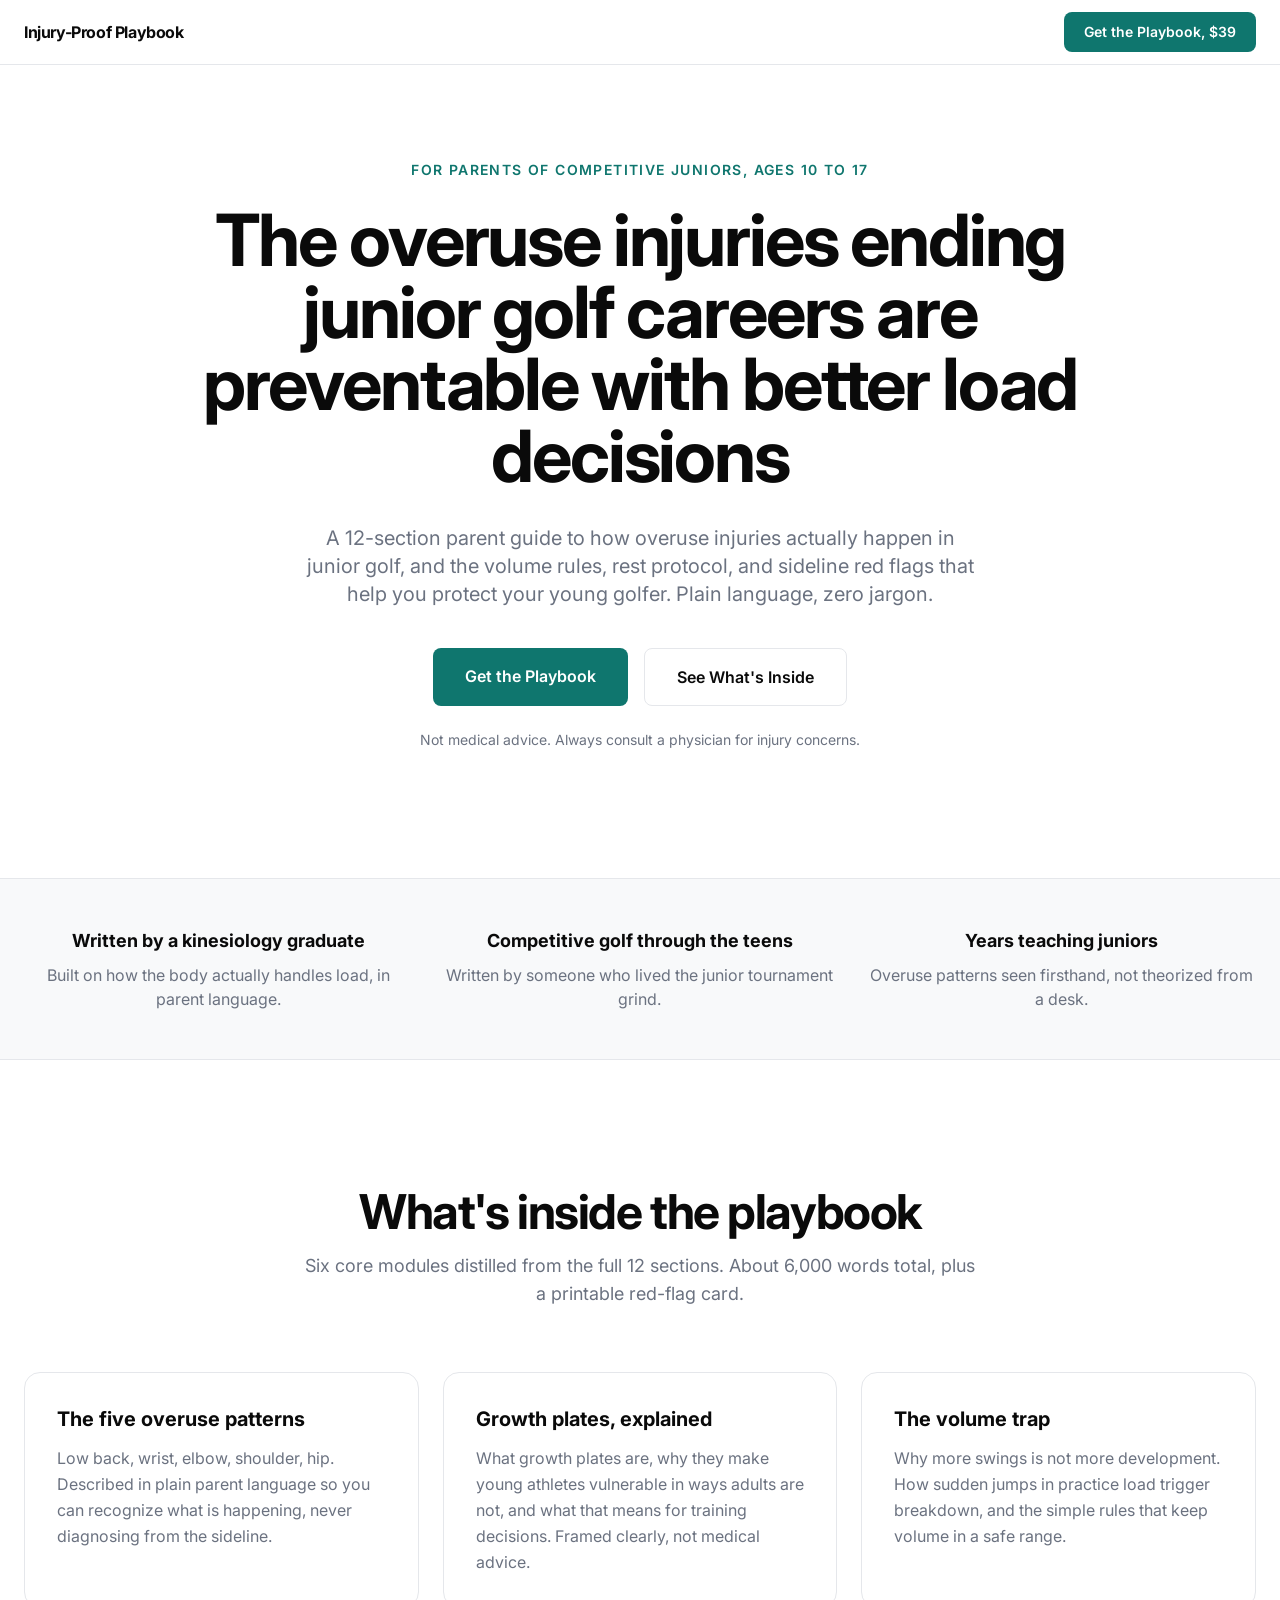
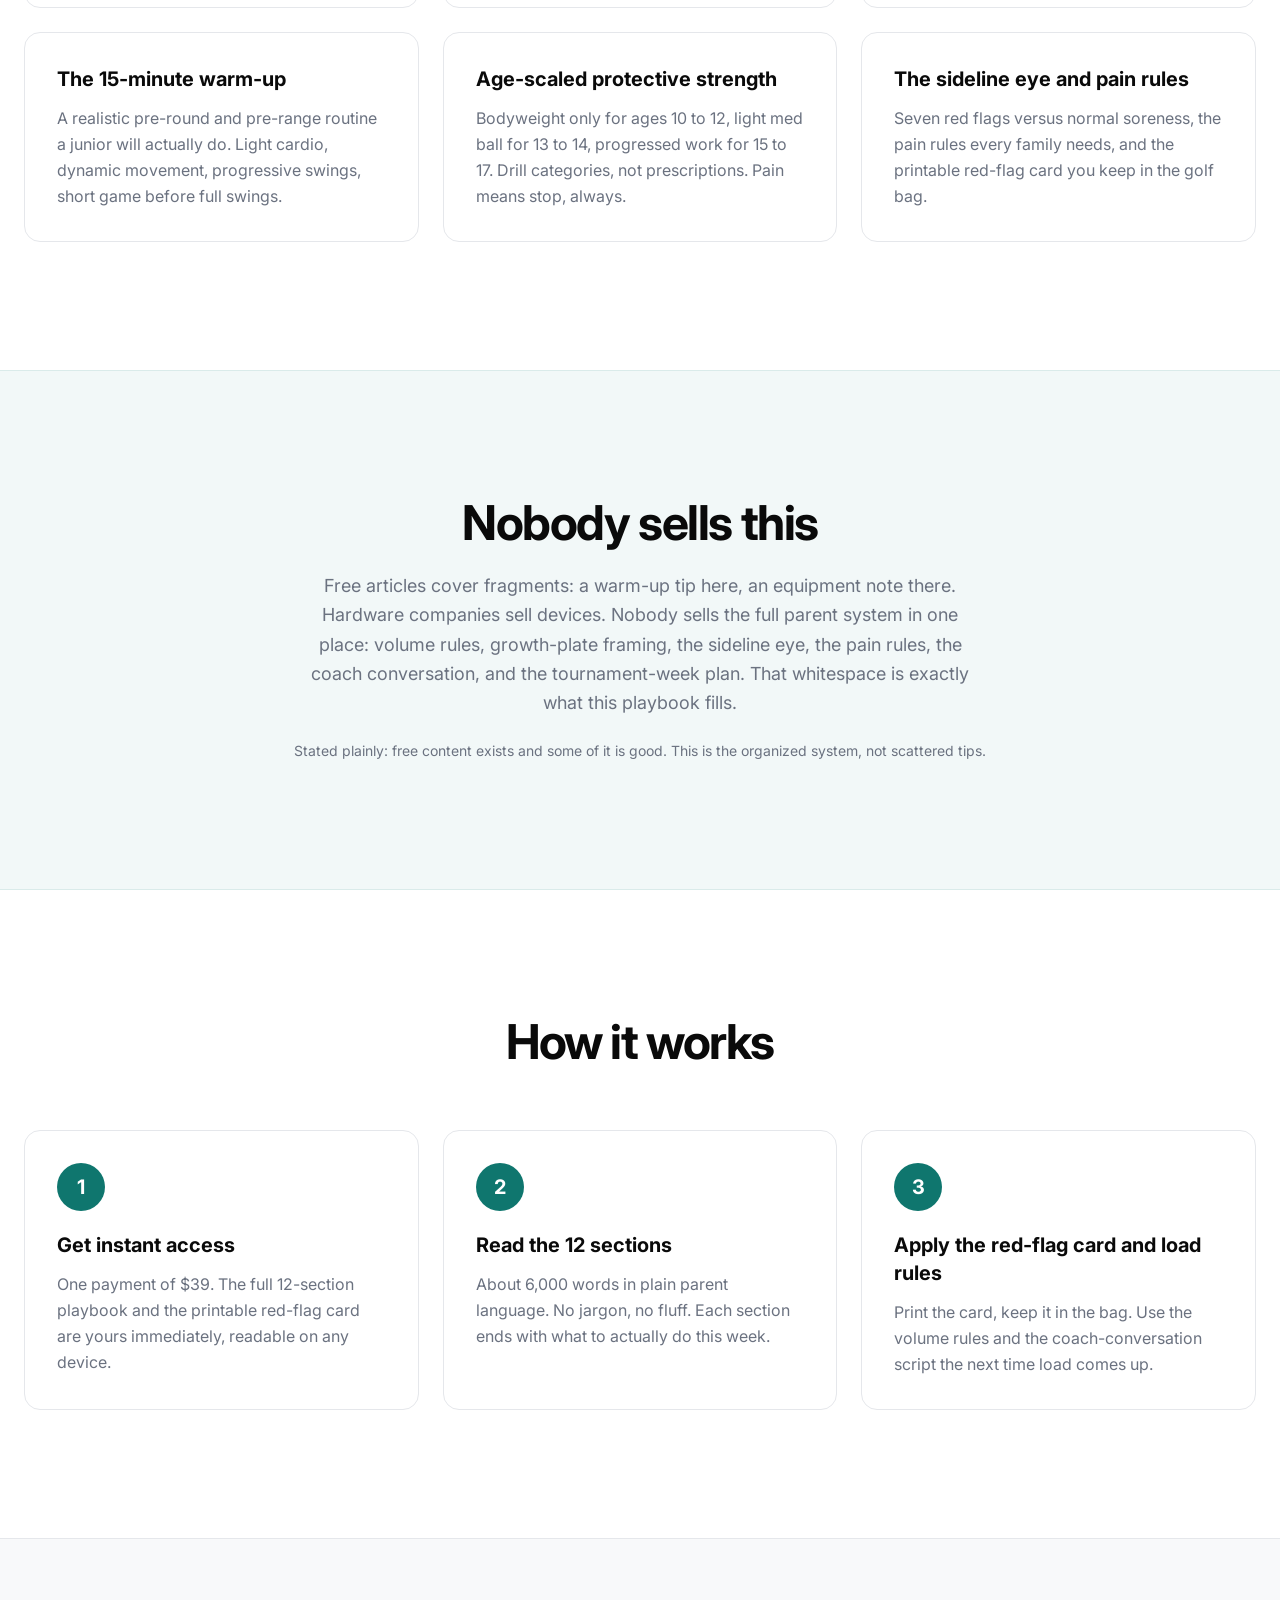
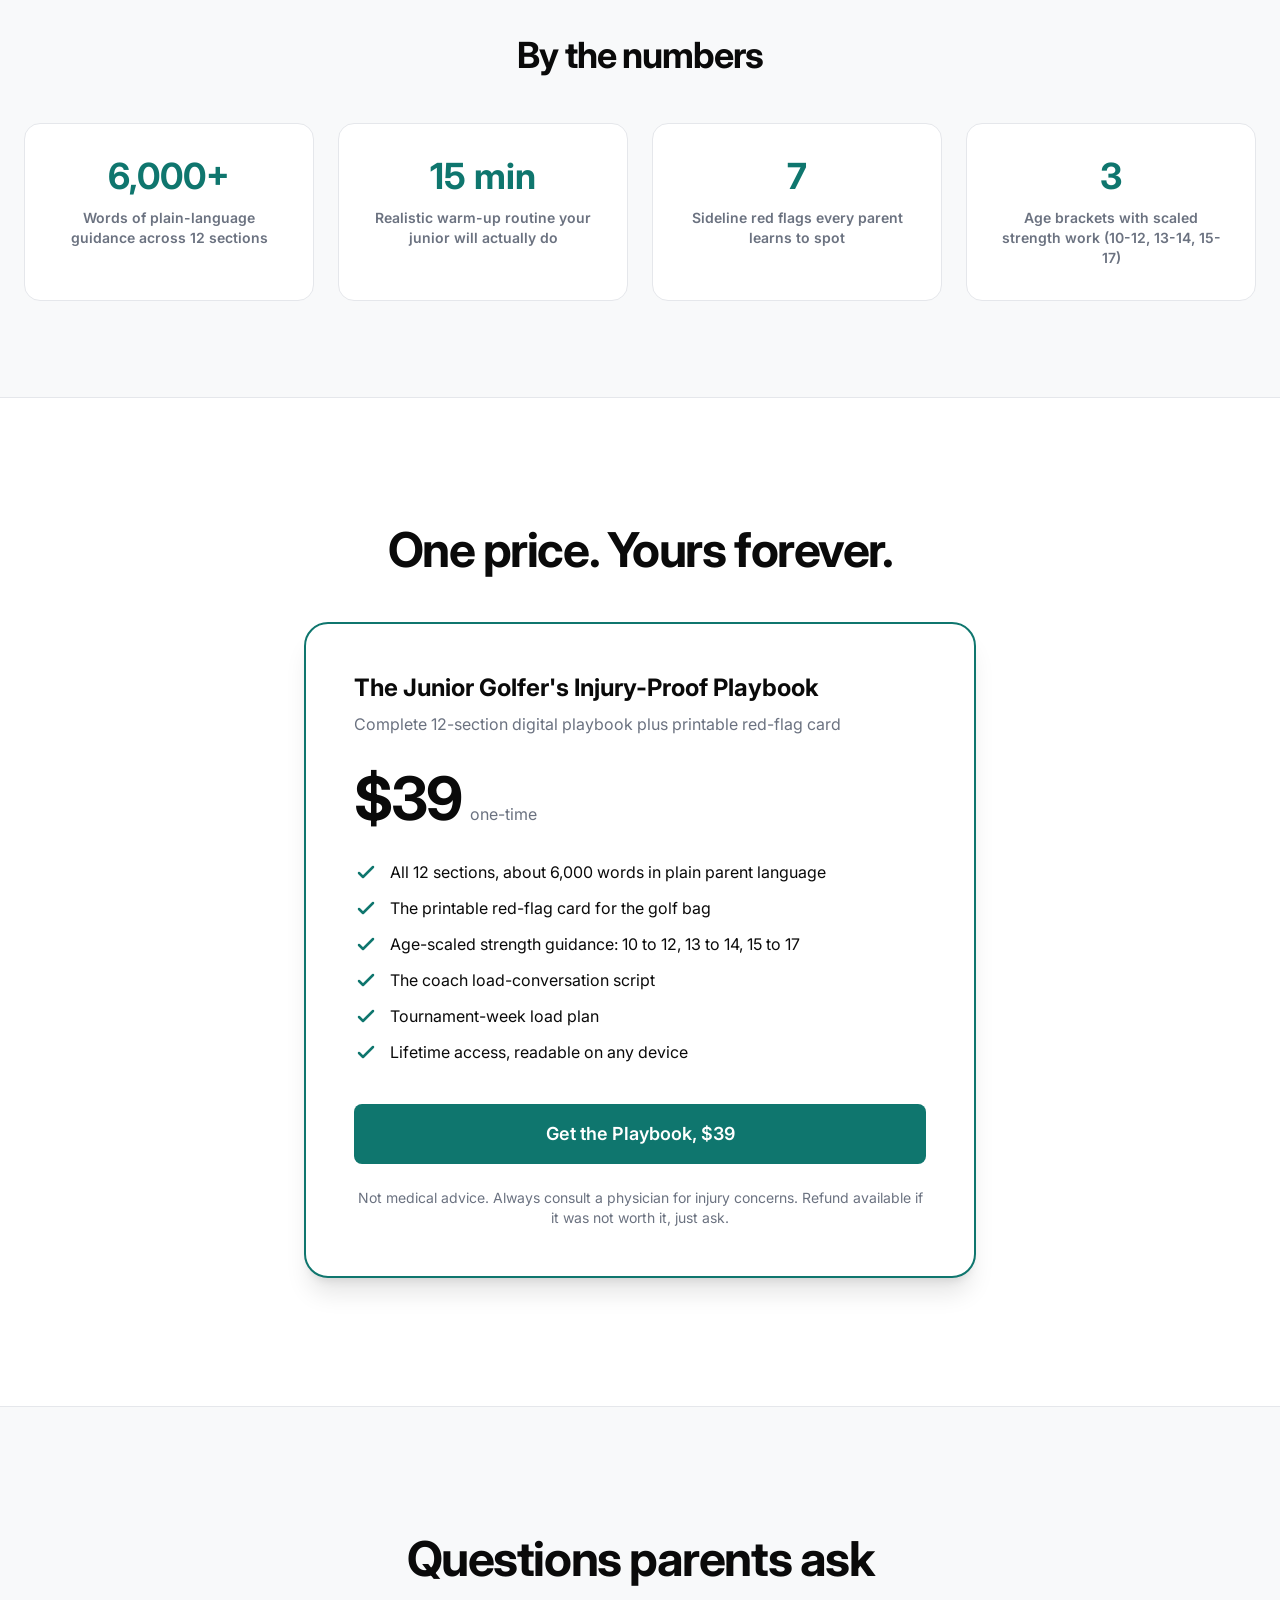
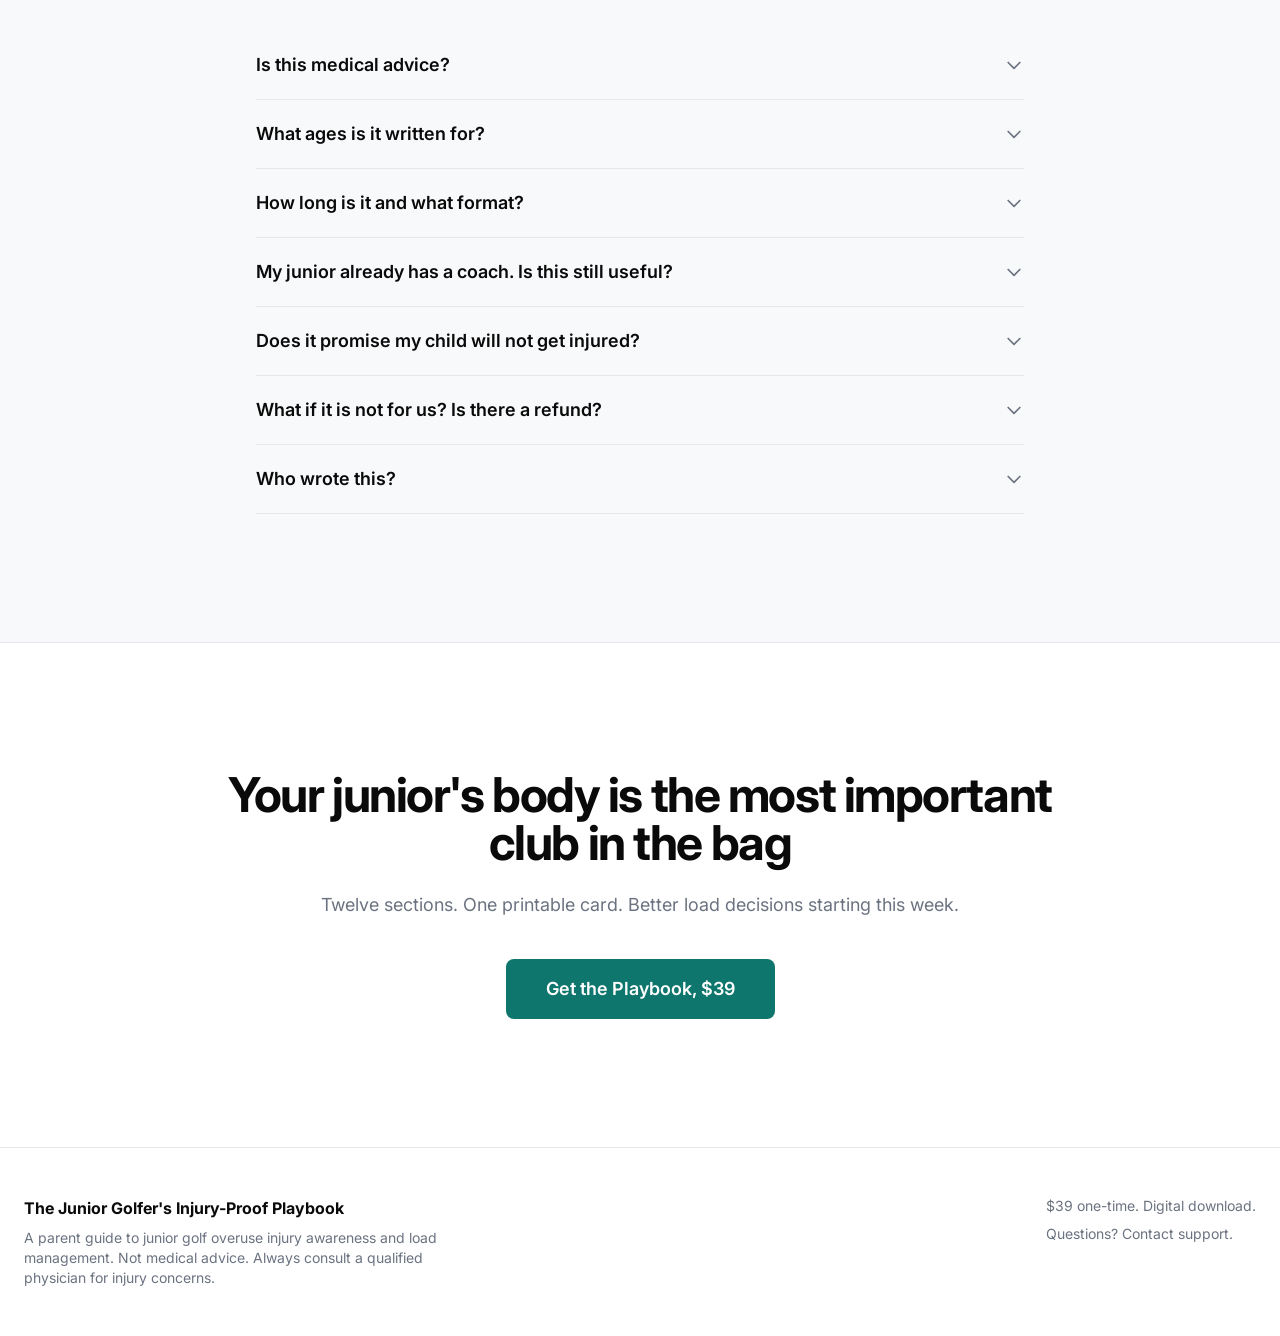
<file: index.html>
<!DOCTYPE html><html lang="en"><head><meta charSet="utf-8"/><meta name="viewport" content="width=device-width, initial-scale=1"/><link rel="stylesheet" href="/_next/static/chunks/0-ojaxsbapj45.css" data-precedence="next"/><link rel="preload" as="script" fetchPriority="low" href="/_next/static/chunks/3cfn99dbrcvvp.js"/><script src="/_next/static/chunks/0l3rpo0x920f2.js" async=""></script><script src="/_next/static/chunks/3dmm3v_fq28gc.js" async=""></script><script src="/_next/static/chunks/turbopack-3-ry682tkyiqk.js" async=""></script><script src="/_next/static/chunks/0umf92h1sb77c.js" async=""></script><script src="/_next/static/chunks/43jx46aqoof-y.js" async=""></script><link rel="preload" href="https://fonts.googleapis.com/css2?family=Inter:wght@400;500;600;700;800&amp;display=swap" as="style"/><title>The Junior Golfer&#x27;s Injury-Proof Playbook | Protect Young Golfers From Overuse Injury</title><meta name="description" content="A 12-section parent guide to junior golf overuse injury: growth plates, the volume trap, warm-ups, age-scaled strength, sideline red flags, and the coach conversation. $39 one-time."/><link rel="preconnect" href="https://fonts.googleapis.com"/><link rel="preconnect" href="https://fonts.gstatic.com" crossorigin="anonymous"/><link href="https://fonts.googleapis.com/css2?family=Inter:wght@400;500;600;700;800&amp;display=swap" rel="stylesheet"/><script src="/_next/static/chunks/0cz1d0mv5g_q7.js" noModule=""></script></head><body class="bg-white text-carbon"><div hidden=""><!--$--><!--/$--></div><header class="fixed top-0 inset-x-0 z-50 border-b border-hairline bg-white/80" style="backdrop-filter:blur(12px);-webkit-backdrop-filter:blur(12px)"><div class="mx-auto max-w-7xl px-6 h-16 flex items-center justify-between"><span class="font-bold text-carbon tracking-tight">Injury-Proof Playbook</span><a href="#pricing" class="rounded-lg bg-brand px-5 py-2.5 text-sm font-semibold text-white hover:bg-branddark transition-colors">Get the Playbook, $39</a></div></header><section class="pt-40 pb-32 px-6"><div class="mx-auto max-w-4xl text-center"><p class="reveal text-sm font-semibold uppercase tracking-widest text-brand mb-6">For parents of competitive juniors, ages 10 to 17</p><h1 class="reveal text-carbon font-bold tracking-[-0.03em] leading-[1.05] text-5xl md:text-7xl" data-delay="100">The overuse injuries ending junior golf careers are preventable with better load decisions</h1><p class="reveal text-slate2 text-lg md:text-xl leading-relaxed max-w-[680px] mx-auto mt-8" data-delay="200">A 12-section parent guide to how overuse injuries actually happen in junior golf, and the volume rules, rest protocol, and sideline red flags that help you protect your young golfer. Plain language, zero jargon.</p><div class="reveal flex flex-col sm:flex-row gap-4 justify-center mt-10" data-delay="300"><a href="#pricing" class="rounded-lg bg-brand px-8 py-4 text-base font-semibold text-white hover:bg-branddark transition-all hover:-translate-y-[1px]">Get the Playbook</a><a href="#inside" class="rounded-lg border border-hairline px-8 py-4 text-base font-semibold text-carbon hover:border-slate2 transition-colors">See What&#x27;s Inside</a></div><p class="reveal text-sm text-slate2 mt-6" data-delay="400">Not medical advice. Always consult a physician for injury concerns.</p></div></section><section class="border-y border-hairline bg-wash py-12 px-6"><div class="mx-auto max-w-7xl grid grid-cols-1 md:grid-cols-3 gap-8 text-center"><div class="reveal"><p class="font-bold text-carbon text-lg">Written by a kinesiology graduate</p><p class="text-slate2 mt-2">Built on how the body actually handles load, in parent language.</p></div><div class="reveal" data-delay="100"><p class="font-bold text-carbon text-lg">Competitive golf through the teens</p><p class="text-slate2 mt-2">Written by someone who lived the junior tournament grind.</p></div><div class="reveal" data-delay="200"><p class="font-bold text-carbon text-lg">Years teaching juniors</p><p class="text-slate2 mt-2">Overuse patterns seen firsthand, not theorized from a desk.</p></div></div></section><section id="inside" class="py-32 px-6"><div class="mx-auto max-w-7xl"><div class="text-center max-w-[680px] mx-auto mb-16"><h2 class="reveal text-4xl md:text-5xl font-bold tracking-[-0.03em] text-carbon">What&#x27;s inside the playbook</h2><p class="reveal text-slate2 text-lg mt-4" data-delay="100">Six core modules distilled from the full 12 sections. About 6,000 words total, plus a printable red-flag card.</p></div><div class="grid grid-cols-1 md:grid-cols-2 lg:grid-cols-3 gap-6"><div class="reveal lift rounded-2xl border border-hairline bg-white p-8" data-delay="0"><h3 class="text-xl font-bold text-carbon mb-3">The five overuse patterns</h3><p class="text-slate2 leading-relaxed">Low back, wrist, elbow, shoulder, hip. Described in plain parent language so you can recognize what is happening, never diagnosing from the sideline.</p></div><div class="reveal lift rounded-2xl border border-hairline bg-white p-8" data-delay="100"><h3 class="text-xl font-bold text-carbon mb-3">Growth plates, explained</h3><p class="text-slate2 leading-relaxed">What growth plates are, why they make young athletes vulnerable in ways adults are not, and what that means for training decisions. Framed clearly, not medical advice.</p></div><div class="reveal lift rounded-2xl border border-hairline bg-white p-8" data-delay="200"><h3 class="text-xl font-bold text-carbon mb-3">The volume trap</h3><p class="text-slate2 leading-relaxed">Why more swings is not more development. How sudden jumps in practice load trigger breakdown, and the simple rules that keep volume in a safe range.</p></div><div class="reveal lift rounded-2xl border border-hairline bg-white p-8" data-delay="0"><h3 class="text-xl font-bold text-carbon mb-3">The 15-minute warm-up</h3><p class="text-slate2 leading-relaxed">A realistic pre-round and pre-range routine a junior will actually do. Light cardio, dynamic movement, progressive swings, short game before full swings.</p></div><div class="reveal lift rounded-2xl border border-hairline bg-white p-8" data-delay="100"><h3 class="text-xl font-bold text-carbon mb-3">Age-scaled protective strength</h3><p class="text-slate2 leading-relaxed">Bodyweight only for ages 10 to 12, light med ball for 13 to 14, progressed work for 15 to 17. Drill categories, not prescriptions. Pain means stop, always.</p></div><div class="reveal lift rounded-2xl border border-hairline bg-white p-8" data-delay="200"><h3 class="text-xl font-bold text-carbon mb-3">The sideline eye and pain rules</h3><p class="text-slate2 leading-relaxed">Seven red flags versus normal soreness, the pain rules every family needs, and the printable red-flag card you keep in the golf bag.</p></div></div></div></section><section class="bg-brand/5 py-32 px-6 border-y border-brand/10"><div class="mx-auto max-w-4xl text-center"><h2 class="reveal text-4xl md:text-5xl font-bold tracking-[-0.03em] text-carbon">Nobody sells this</h2><p class="reveal text-lg text-slate2 leading-relaxed mt-6 max-w-[680px] mx-auto" data-delay="100">Free articles cover fragments: a warm-up tip here, an equipment note there. Hardware companies sell devices. Nobody sells the full parent system in one place: volume rules, growth-plate framing, the sideline eye, the pain rules, the coach conversation, and the tournament-week plan. That whitespace is exactly what this playbook fills.</p><p class="reveal text-sm text-slate2 mt-6" data-delay="200">Stated plainly: free content exists and some of it is good. This is the organized system, not scattered tips.</p></div></section><section class="py-32 px-6"><div class="mx-auto max-w-7xl"><div class="text-center mb-16"><h2 class="reveal text-4xl md:text-5xl font-bold tracking-[-0.03em] text-carbon">How it works</h2></div><div class="grid grid-cols-1 md:grid-cols-3 gap-6"><div class="reveal lift rounded-2xl border border-hairline bg-white p-8" data-delay="0"><div class="w-12 h-12 rounded-full bg-brand text-white flex items-center justify-center text-xl font-bold mb-5">1</div><h3 class="text-xl font-bold text-carbon mb-3">Get instant access</h3><p class="text-slate2 leading-relaxed">One payment of $39. The full 12-section playbook and the printable red-flag card are yours immediately, readable on any device.</p></div><div class="reveal lift rounded-2xl border border-hairline bg-white p-8" data-delay="100"><div class="w-12 h-12 rounded-full bg-brand text-white flex items-center justify-center text-xl font-bold mb-5">2</div><h3 class="text-xl font-bold text-carbon mb-3">Read the 12 sections</h3><p class="text-slate2 leading-relaxed">About 6,000 words in plain parent language. No jargon, no fluff. Each section ends with what to actually do this week.</p></div><div class="reveal lift rounded-2xl border border-hairline bg-white p-8" data-delay="200"><div class="w-12 h-12 rounded-full bg-brand text-white flex items-center justify-center text-xl font-bold mb-5">3</div><h3 class="text-xl font-bold text-carbon mb-3">Apply the red-flag card and load rules</h3><p class="text-slate2 leading-relaxed">Print the card, keep it in the bag. Use the volume rules and the coach-conversation script the next time load comes up.</p></div></div></div></section><section class="py-24 px-6 bg-wash border-y border-hairline"><div class="mx-auto max-w-7xl"><div class="text-center mb-12"><h2 class="reveal text-3xl md:text-4xl font-bold tracking-[-0.03em] text-carbon">By the numbers</h2></div><div class="grid grid-cols-2 lg:grid-cols-4 gap-6"><div class="reveal rounded-2xl border border-hairline bg-white p-8 text-center lift" data-delay="0"><p class="text-4xl font-bold text-brand">6,000+</p><p class="text-sm font-semibold text-slate2 mt-3">Words of plain-language guidance across 12 sections</p></div><div class="reveal rounded-2xl border border-hairline bg-white p-8 text-center lift" data-delay="100"><p class="text-4xl font-bold text-brand">15 min</p><p class="text-sm font-semibold text-slate2 mt-3">Realistic warm-up routine your junior will actually do</p></div><div class="reveal rounded-2xl border border-hairline bg-white p-8 text-center lift" data-delay="200"><p class="text-4xl font-bold text-brand">7</p><p class="text-sm font-semibold text-slate2 mt-3">Sideline red flags every parent learns to spot</p></div><div class="reveal rounded-2xl border border-hairline bg-white p-8 text-center lift" data-delay="300"><p class="text-4xl font-bold text-brand">3</p><p class="text-sm font-semibold text-slate2 mt-3">Age brackets with scaled strength work (10-12, 13-14, 15-17)</p></div></div></div></section><section id="pricing" class="py-32 px-6"><div class="mx-auto max-w-2xl"><div class="text-center mb-12"><h2 class="reveal text-4xl md:text-5xl font-bold tracking-[-0.03em] text-carbon">One price. Yours forever.</h2></div><div class="reveal lift rounded-3xl border-2 border-brand bg-white p-10 md:p-12 shadow-xl" data-delay="100"><h3 class="text-2xl font-bold text-carbon">The Junior Golfer&#x27;s Injury-Proof Playbook</h3><p class="text-slate2 mt-2">Complete 12-section digital playbook plus printable red-flag card</p><div class="flex items-baseline gap-2 mt-8"><span class="text-6xl font-bold tracking-[-0.03em] text-carbon">$39</span><span class="text-slate2">one-time</span></div><ul class="mt-8 space-y-3 text-carbon"><li class="flex gap-3"><svg class="h-6 w-6 shrink-0 text-brand" fill="none" viewBox="0 0 24 24" stroke="currentColor" stroke-width="2.5"><path stroke-linecap="round" stroke-linejoin="round" d="M5 13l4 4L19 7"></path></svg><span>All 12 sections, about 6,000 words in plain parent language</span></li><li class="flex gap-3"><svg class="h-6 w-6 shrink-0 text-brand" fill="none" viewBox="0 0 24 24" stroke="currentColor" stroke-width="2.5"><path stroke-linecap="round" stroke-linejoin="round" d="M5 13l4 4L19 7"></path></svg><span>The printable red-flag card for the golf bag</span></li><li class="flex gap-3"><svg class="h-6 w-6 shrink-0 text-brand" fill="none" viewBox="0 0 24 24" stroke="currentColor" stroke-width="2.5"><path stroke-linecap="round" stroke-linejoin="round" d="M5 13l4 4L19 7"></path></svg><span>Age-scaled strength guidance: 10 to 12, 13 to 14, 15 to 17</span></li><li class="flex gap-3"><svg class="h-6 w-6 shrink-0 text-brand" fill="none" viewBox="0 0 24 24" stroke="currentColor" stroke-width="2.5"><path stroke-linecap="round" stroke-linejoin="round" d="M5 13l4 4L19 7"></path></svg><span>The coach load-conversation script</span></li><li class="flex gap-3"><svg class="h-6 w-6 shrink-0 text-brand" fill="none" viewBox="0 0 24 24" stroke="currentColor" stroke-width="2.5"><path stroke-linecap="round" stroke-linejoin="round" d="M5 13l4 4L19 7"></path></svg><span>Tournament-week load plan</span></li><li class="flex gap-3"><svg class="h-6 w-6 shrink-0 text-brand" fill="none" viewBox="0 0 24 24" stroke="currentColor" stroke-width="2.5"><path stroke-linecap="round" stroke-linejoin="round" d="M5 13l4 4L19 7"></path></svg><span>Lifetime access, readable on any device</span></li></ul><a href="#" class="mt-10 block text-center rounded-lg bg-brand px-8 py-4 text-lg font-semibold text-white hover:bg-branddark transition-all hover:-translate-y-[1px]">Get the Playbook, $39</a><p class="text-sm text-slate2 text-center mt-6">Not medical advice. Always consult a physician for injury concerns. Refund available if it was not worth it, just ask.</p></div></div></section><section class="py-32 px-6 bg-wash border-y border-hairline"><div class="mx-auto max-w-3xl"><div class="text-center mb-12"><h2 class="reveal text-4xl md:text-5xl font-bold tracking-[-0.03em] text-carbon">Questions parents ask</h2></div><div class="reveal" data-delay="100"><div class="faq-item border-b border-hairline" data-open="false"><button class="flex w-full items-center justify-between py-5 text-left" aria-expanded="false"><span class="text-lg font-semibold text-carbon pr-4">Is this medical advice?</span><svg class="faq-chevron h-5 w-5 shrink-0 text-slate2" fill="none" viewBox="0 0 24 24" stroke="currentColor" stroke-width="2"><path stroke-linecap="round" stroke-linejoin="round" d="M19 9l-7 7-7-7"></path></svg></button><div class="faq-answer"><div><p class="pb-5 text-slate2 leading-relaxed">No. This playbook is about load management and awareness for parents. It does not diagnose, treat, or prevent any condition. Anything involving pain, injury, or medical decisions should go through a qualified physician. That line is repeated throughout the playbook, not just here.</p></div></div></div><div class="faq-item border-b border-hairline" data-open="false"><button class="flex w-full items-center justify-between py-5 text-left" aria-expanded="false"><span class="text-lg font-semibold text-carbon pr-4">What ages is it written for?</span><svg class="faq-chevron h-5 w-5 shrink-0 text-slate2" fill="none" viewBox="0 0 24 24" stroke="currentColor" stroke-width="2"><path stroke-linecap="round" stroke-linejoin="round" d="M19 9l-7 7-7-7"></path></svg></button><div class="faq-answer"><div><p class="pb-5 text-slate2 leading-relaxed">Parents of competitive junior golfers roughly ages 10 to 17. The strength section is explicitly age-scaled: bodyweight only for 10 to 12, light medicine ball for 13 to 14, progressed work for 15 to 17.</p></div></div></div><div class="faq-item border-b border-hairline" data-open="false"><button class="flex w-full items-center justify-between py-5 text-left" aria-expanded="false"><span class="text-lg font-semibold text-carbon pr-4">How long is it and what format?</span><svg class="faq-chevron h-5 w-5 shrink-0 text-slate2" fill="none" viewBox="0 0 24 24" stroke="currentColor" stroke-width="2"><path stroke-linecap="round" stroke-linejoin="round" d="M19 9l-7 7-7-7"></path></svg></button><div class="faq-answer"><div><p class="pb-5 text-slate2 leading-relaxed">Twelve sections, about 6,000 words, plus a printable one-page red-flag card. Digital format you can read on a phone, tablet, or computer, and print the card for the golf bag.</p></div></div></div><div class="faq-item border-b border-hairline" data-open="false"><button class="flex w-full items-center justify-between py-5 text-left" aria-expanded="false"><span class="text-lg font-semibold text-carbon pr-4">My junior already has a coach. Is this still useful?</span><svg class="faq-chevron h-5 w-5 shrink-0 text-slate2" fill="none" viewBox="0 0 24 24" stroke="currentColor" stroke-width="2"><path stroke-linecap="round" stroke-linejoin="round" d="M19 9l-7 7-7-7"></path></svg></button><div class="faq-answer"><div><p class="pb-5 text-slate2 leading-relaxed">Yes. Section 10 is specifically about the load conversation with the coach, including a script for raising volume concerns respectfully. The playbook is written to support the coach relationship, not replace it. The coach wins every disagreement.</p></div></div></div><div class="faq-item border-b border-hairline" data-open="false"><button class="flex w-full items-center justify-between py-5 text-left" aria-expanded="false"><span class="text-lg font-semibold text-carbon pr-4">Does it promise my child will not get injured?</span><svg class="faq-chevron h-5 w-5 shrink-0 text-slate2" fill="none" viewBox="0 0 24 24" stroke="currentColor" stroke-width="2"><path stroke-linecap="round" stroke-linejoin="round" d="M19 9l-7 7-7-7"></path></svg></button><div class="faq-answer"><div><p class="pb-5 text-slate2 leading-relaxed">No, and you should be skeptical of anything that does. This is a load-management and awareness system: volume rules, rest protocol, warm-up, red flags, and pain rules. It helps you make better decisions. It is not a guarantee against injury.</p></div></div></div><div class="faq-item border-b border-hairline" data-open="false"><button class="flex w-full items-center justify-between py-5 text-left" aria-expanded="false"><span class="text-lg font-semibold text-carbon pr-4">What if it is not for us? Is there a refund?</span><svg class="faq-chevron h-5 w-5 shrink-0 text-slate2" fill="none" viewBox="0 0 24 24" stroke="currentColor" stroke-width="2"><path stroke-linecap="round" stroke-linejoin="round" d="M19 9l-7 7-7-7"></path></svg></button><div class="faq-answer"><div><p class="pb-5 text-slate2 leading-relaxed">If you read it and feel it was not worth $39, email for a refund. No forms, no interrogation. That policy is stated inside the playbook too.</p></div></div></div><div class="faq-item border-b border-hairline" data-open="false"><button class="flex w-full items-center justify-between py-5 text-left" aria-expanded="false"><span class="text-lg font-semibold text-carbon pr-4">Who wrote this?</span><svg class="faq-chevron h-5 w-5 shrink-0 text-slate2" fill="none" viewBox="0 0 24 24" stroke="currentColor" stroke-width="2"><path stroke-linecap="round" stroke-linejoin="round" d="M19 9l-7 7-7-7"></path></svg></button><div class="faq-answer"><div><p class="pb-5 text-slate2 leading-relaxed">A kinesiology graduate who played competitive golf through the teens and has spent years teaching the game, including watching overuse patterns develop in juniors firsthand. Career facts, no credential names, no borrowed authority.</p></div></div></div></div></div></section><section class="py-32 px-6"><div class="mx-auto max-w-4xl text-center"><h2 class="reveal text-4xl md:text-5xl font-bold tracking-[-0.03em] text-carbon">Your junior&#x27;s body is the most important club in the bag</h2><p class="reveal text-lg text-slate2 mt-6 max-w-[680px] mx-auto" data-delay="100">Twelve sections. One printable card. Better load decisions starting this week.</p><a href="#pricing" class="reveal inline-block mt-10 rounded-lg bg-brand px-10 py-4 text-lg font-semibold text-white hover:bg-branddark transition-all hover:-translate-y-[1px]" data-delay="200">Get the Playbook, $39</a></div></section><footer class="border-t border-hairline py-12 px-6"><div class="mx-auto max-w-7xl flex flex-col md:flex-row justify-between gap-6"><div><p class="font-bold text-carbon">The Junior Golfer&#x27;s Injury-Proof Playbook</p><p class="text-sm text-slate2 mt-2 max-w-md">A parent guide to junior golf overuse injury awareness and load management. Not medical advice. Always consult a qualified physician for injury concerns.</p></div><div class="text-sm text-slate2"><p>$39 one-time. Digital download.</p><p class="mt-2">Questions? Contact support.</p></div></div></footer><!--$--><!--/$--><script id="_R_">(globalThis["TURBOPACK"] || (globalThis["TURBOPACK"] = [])).push({"otherChunks":["static/chunks/3cfn99dbrcvvp.js","static/chunks/0l3rpo0x920f2.js","static/chunks/3dmm3v_fq28gc.js"],"runtimeModuleIds":[94553]});</script><script src="/_next/static/chunks/3cfn99dbrcvvp.js" async=""></script><script>(self.__next_f=self.__next_f||[]).push([0])</script><script>self.__next_f.push([1,"1:\"$Sreact.fragment\"\n2:\"/_next/static/chunks/0umf92h1sb77c.js\"\n3:I[39756,[\"$2\"],\"default\"]\n4:I[37457,[\"$2\"],\"default\"]\n6:I[47257,[\"$2\"],\"ClientPageRoot\"]\n7:\"/_next/static/chunks/43jx46aqoof-y.js\"\n8:I[52683,[\"$2\",\"$7\"],\"default\"]\nb:I[97367,[\"$2\"],\"OutletBoundary\"]\nc:\"$Sreact.suspense\"\ne:\"ViewportBoundary\"\nf:I[97367,[\"$2\"],\"$e\"]\n11:\"MetadataBoundary\"\n12:I[97367,[\"$2\"],\"$11\"]\n14:I[68027,[\"$2\"],\"default\",1]\n:HL[\"/_next/static/chunks/0-ojaxsbapj45.css\",\"style\"]\n:HL[\"https://fonts.googleapis.com/css2?family=Inter:wght@400;500;600;700;800\u0026display=swap\",\"style\"]\n5:[[\"children\",{\"s\":\"__PAGE__\",\"h\":512,\"d\":{\"r\":[\"$\",\"$1\",\"c\",{\"children\":[[\"$\",\"$L6\",null,{\"Component\":\"$8\",\"serverProvidedParams\":{\"searchParams\":{},\"params\":{},\"promises\":[\"$@9\",\"$@a\"]}}],[[\"$\",\"script\",\"script-0\",{\"src\":\"/_next/static/chunks/43jx46aqoof-y.js\",\"async\":true,\"nonce\":\"$undefined\"}]],[\"$\",\"$Lb\",null,{\"children\":[\"$\",\"$c\",null,{\"name\":\"Next.MetadataOutlet\",\"children\":\"$@d\"}]}]]}],\"p\":false,\"v\":null}}]]\n0:{\"P\":null,\"c\":[\"\",\"\"],\"q\":\"\",\"i\":false,\"t\":{\"t\":{\"s\":\"\",\"h\":528,\"d\":{\"r\":[\"$\",\"$1\",\"c\",{\"children\":[[[\"$\",\"link\",\"0\",{\"rel\":\"stylesheet\",\"href\":\"/_next/static/chunks/0-ojaxsbapj45.css\",\"precedence\":\"next\",\"crossOrigin\":\"$undefined\",\"nonce\":\"$undefined\"}],[\"$\",\"script\",\"script-0\",{\"src\":\"/_next/static/chunks/0umf92h1sb77c.js\",\"async\":true,\"nonce\":\"$undefined\"}]],[\"$\",\"html\",null,{\"lang\":\"en\",\"children\":[[\"$\",\"head\",null,{\"children\":[[\"$\",\"link\",null,{\"rel\":\"preconnect\",\"href\":\"https://fonts.googleapis.com\"}],[\"$\",\"link\",null,{\"rel\":\"preconnect\",\"href\":\"https://fonts.gstatic.com\",\"crossOrigin\":\"anonymous\"}],[\"$\",\"link\",null,{\"href\":\"https://fonts.googleapis.com/css2?family=Inter:wght@400;500;600;700;800\u0026display=swap\",\"rel\":\"stylesheet\"}]]}],[\"$\",\"body\",null,{\"className\":\"bg-white text-carbon\",\"children\":[\"$\",\"$L3\",null,{\"parallelRouterKey\":\"children\",\"error\":\"$undefined\",\"errorStyles\":\"$undefined\",\"errorScripts\":\"$undefined\",\"template\":[\"$\",\"$L4\",null,{}],\"templateStyles\":\"$undefined\",\"templateScripts\":\"$undefined\",\"notFound\":[[[\"$\",\"title\",null,{\"children\":\"404: This page could not be found.\"}],[\"$\",\"div\",null,{\"style\":{\"fontFamily\":\"system-ui,\\\"Segoe UI\\\",Roboto,Helvetica,Arial,sans-serif,\\\"Apple Color Emoji\\\",\\\"Segoe UI Emoji\\\"\",\"height\":\"100vh\",\"textAlign\":\"center\",\"display\":\"flex\",\"flexDirection\":\"column\",\"alignItems\":\"center\",\"justifyContent\":\"center\"},\"children\":[\"$\",\"div\",null,{\"children\":[[\"$\",\"style\",null,{\"dangerouslySetInnerHTML\":{\"__html\":\"body{color:#000;background:#fff;margin:0}.next-error-h1{border-right:1px solid rgba(0,0,0,.3)}@media (prefers-color-scheme:dark){body{color:#fff;background:#000}.next-error-h1{border-right:1px solid rgba(255,255,255,.3)}}\"}}],[\"$\",\"h1\",null,{\"className\":\"next-error-h1\",\"style\":{\"display\":\"inline-block\",\"margin\":\"0 20px 0 0\",\"padding\":\"0 23px 0 0\",\"fontSize\":24,\"fontWeight\":500,\"verticalAlign\":\"top\",\"lineHeight\":\"49px\"},\"children\":404}],[\"$\",\"div\",null,{\"style\":{\"display\":\"inline-block\"},\"children\":[\"$\",\"h2\",null,{\"style\":{\"fontSize\":14,\"fontWeight\":400,\"lineHeight\":\"49px\",\"margin\":0},\"children\":\"This page could not be found.\"}]}]]}]}]],[]],\"forbidden\":\"$undefined\",\"unauthorized\":\"$undefined\"}]}]]}]]}],\"p\":false,\"v\":null},\"c\":\"$Q5\"},\"h\":{\"r\":[\"$\",\"$1\",\"h\",{\"children\":[null,[\"$\",\"$Lf\",null,{\"children\":\"$L10\"}],[\"$\",\"$L12\",null,{\"children\":[[\"$\",\"div\",null,{\"hidden\":true,\"children\":[\"$\",\"$c\",null,{\"name\":\"Next.Metadata\",\"children\":\"$L13\"}]}],null]}],null]}],\"p\":false,\"v\":null}},\"m\":\"$undefined\",\"G\":[\"$14\",[[\"$\",\"link\",\"0\",{\"rel\":\"stylesheet\",\"href\":\"/_next/static/chunks/0-ojaxsbapj45.css\",\"precedence\":\"next\",\"crossOrigin\":\"$undefined\",\"nonce\":\"$undefined\"}]]],\"S\":true,\"r\":\"$undefined\",\"s\":\"$undefined\",\"a\":\"$undefined\",\"l\":\"$undefined\",\"p\":\"$undefined\",\"d\":\"$undefined\",\"b\":\"mhuEjaGvuCMdmYVJ6kua3\"}\n9:{}\na:\"$5:0:1:d:r:props:children:0:props:serverProvidedParams:params\"\n10:[[\"$\",\"meta\",\"0\",{\"charSet\":\"utf-8\"}],[\"$\",\"meta\",\"1\",{\"name\":\"viewport\",\"content\":\"width=device-width, initial-scale=1\"}]]\nd:null\n13:[[\"$\",\"title\",\"0\",{\"children\":\"The Junior Golfer's Injury-Proof Playbook | Protect Young Golfers From Overuse Injury\"}],[\"$\",\"meta\",\"1\",{\"name\":\"description\",\"content\":\"A 12-section parent guide to junior golf overuse injury: growth plates, the volume trap, warm-ups, age-scaled strength, sideline red flags, and the coach conversation. $39 one-time.\"}]]\n"])</script></body></html>
</file>
<file: _next/static/chunks/0-ojaxsbapj45.css>
*,:before,:after,::backdrop{--tw-border-spacing-x:0;--tw-border-spacing-y:0;--tw-translate-x:0;--tw-translate-y:0;--tw-rotate:0;--tw-skew-x:0;--tw-skew-y:0;--tw-scale-x:1;--tw-scale-y:1;--tw-pan-x: ;--tw-pan-y: ;--tw-pinch-zoom: ;--tw-scroll-snap-strictness:proximity;--tw-gradient-from-position: ;--tw-gradient-via-position: ;--tw-gradient-to-position: ;--tw-ordinal: ;--tw-slashed-zero: ;--tw-numeric-figure: ;--tw-numeric-spacing: ;--tw-numeric-fraction: ;--tw-ring-inset: ;--tw-ring-offset-width:0px;--tw-ring-offset-color:#fff;--tw-ring-color:#3b82f680;--tw-ring-offset-shadow:0 0 #0000;--tw-ring-shadow:0 0 #0000;--tw-shadow:0 0 #0000;--tw-shadow-colored:0 0 #0000;--tw-blur: ;--tw-brightness: ;--tw-contrast: ;--tw-grayscale: ;--tw-hue-rotate: ;--tw-invert: ;--tw-saturate: ;--tw-sepia: ;--tw-drop-shadow: ;--tw-backdrop-blur: ;--tw-backdrop-brightness: ;--tw-backdrop-contrast: ;--tw-backdrop-grayscale: ;--tw-backdrop-hue-rotate: ;--tw-backdrop-invert: ;--tw-backdrop-opacity: ;--tw-backdrop-saturate: ;--tw-backdrop-sepia: ;--tw-contain-size: ;--tw-contain-layout: ;--tw-contain-paint: ;--tw-contain-style: }*,:before,:after{box-sizing:border-box;border:0 solid #e5e7eb}:before,:after{--tw-content:""}html,:host{-webkit-text-size-adjust:100%;tab-size:4;font-feature-settings:normal;font-variation-settings:normal;-webkit-tap-highlight-color:transparent;font-family:Inter,ui-sans-serif,system-ui,sans-serif;line-height:1.5}body{line-height:inherit;margin:0}hr{height:0;color:inherit;border-top-width:1px}abbr:where([title]){-webkit-text-decoration:underline dotted;text-decoration:underline dotted}h1,h2,h3,h4,h5,h6{font-size:inherit;font-weight:inherit}a{color:inherit;-webkit-text-decoration:inherit;text-decoration:inherit}b,strong{font-weight:bolder}code,kbd,samp,pre{font-feature-settings:normal;font-variation-settings:normal;font-family:ui-monospace,SFMono-Regular,Menlo,Monaco,Consolas,Liberation Mono,Courier New,monospace;font-size:1em}small{font-size:80%}sub,sup{vertical-align:baseline;font-size:75%;line-height:0;position:relative}sub{bottom:-.25em}sup{top:-.5em}table{text-indent:0;border-color:inherit;border-collapse:collapse}button,input,optgroup,select,textarea{font-feature-settings:inherit;font-variation-settings:inherit;font-family:inherit;font-size:100%;font-weight:inherit;line-height:inherit;letter-spacing:inherit;color:inherit;margin:0;padding:0}button,select{text-transform:none}button,input:where([type=button]),input:where([type=reset]),input:where([type=submit]){-webkit-appearance:button;background-color:#0000;background-image:none}:-moz-focusring{outline:auto}:-moz-ui-invalid{box-shadow:none}progress{vertical-align:baseline}::-webkit-inner-spin-button{height:auto}::-webkit-outer-spin-button{height:auto}[type=search]{-webkit-appearance:textfield;outline-offset:-2px}::-webkit-search-decoration{-webkit-appearance:none}::-webkit-file-upload-button{-webkit-appearance:button;font:inherit}summary{display:list-item}blockquote,dl,dd,h1,h2,h3,h4,h5,h6,hr,figure,p,pre{margin:0}fieldset{margin:0;padding:0}legend{padding:0}ol,ul,menu{margin:0;padding:0;list-style:none}dialog{padding:0}textarea{resize:vertical}input::-moz-placeholder{opacity:1;color:#9ca3af}textarea::-moz-placeholder{opacity:1;color:#9ca3af}input::placeholder,textarea::placeholder{opacity:1;color:#9ca3af}button,[role=button]{cursor:pointer}:disabled{cursor:default}img,svg,video,canvas,audio,iframe,embed,object{vertical-align:middle;display:block}img,video{max-width:100%;height:auto}[hidden]:where(:not([hidden=until-found])){display:none}.fixed{position:fixed}.inset-x-0{left:0;right:0}.top-0{top:0}.z-50{z-index:50}.mx-auto{margin-left:auto;margin-right:auto}.mb-12{margin-bottom:3rem}.mb-16{margin-bottom:4rem}.mb-3{margin-bottom:.75rem}.mb-5{margin-bottom:1.25rem}.mb-6{margin-bottom:1.5rem}.mt-10{margin-top:2.5rem}.mt-2{margin-top:.5rem}.mt-3{margin-top:.75rem}.mt-4{margin-top:1rem}.mt-6{margin-top:1.5rem}.mt-8{margin-top:2rem}.block{display:block}.inline-block{display:inline-block}.flex{display:flex}.grid{display:grid}.h-12{height:3rem}.h-16{height:4rem}.h-5{height:1.25rem}.h-6{height:1.5rem}.w-12{width:3rem}.w-5{width:1.25rem}.w-6{width:1.5rem}.w-full{width:100%}.max-w-2xl{max-width:42rem}.max-w-3xl{max-width:48rem}.max-w-4xl{max-width:56rem}.max-w-7xl{max-width:80rem}.max-w-\[680px\]{max-width:680px}.max-w-md{max-width:28rem}.shrink-0{flex-shrink:0}.grid-cols-1{grid-template-columns:repeat(1,minmax(0,1fr))}.grid-cols-2{grid-template-columns:repeat(2,minmax(0,1fr))}.flex-col{flex-direction:column}.items-center{align-items:center}.items-baseline{align-items:baseline}.justify-center{justify-content:center}.justify-between{justify-content:space-between}.gap-2{gap:.5rem}.gap-3{gap:.75rem}.gap-4{gap:1rem}.gap-6{gap:1.5rem}.gap-8{gap:2rem}.space-y-3>:not([hidden])~:not([hidden]){--tw-space-y-reverse:0;margin-top:calc(.75rem * calc(1 - var(--tw-space-y-reverse)));margin-bottom:calc(.75rem * var(--tw-space-y-reverse))}.rounded-2xl{border-radius:1rem}.rounded-3xl{border-radius:1.5rem}.rounded-full{border-radius:9999px}.rounded-lg{border-radius:.5rem}.border{border-width:1px}.border-2{border-width:2px}.border-y{border-top-width:1px;border-bottom-width:1px}.border-b{border-bottom-width:1px}.border-t{border-top-width:1px}.border-brand{--tw-border-opacity:1;border-color:rgb(15 118 110/var(--tw-border-opacity,1))}.border-brand\/10{border-color:#0f766e1a}.border-hairline{--tw-border-opacity:1;border-color:rgb(229 231 235/var(--tw-border-opacity,1))}.bg-brand{--tw-bg-opacity:1;background-color:rgb(15 118 110/var(--tw-bg-opacity,1))}.bg-brand\/5{background-color:#0f766e0d}.bg-wash{--tw-bg-opacity:1;background-color:rgb(248 249 250/var(--tw-bg-opacity,1))}.bg-white{--tw-bg-opacity:1;background-color:rgb(255 255 255/var(--tw-bg-opacity,1))}.bg-white\/80{background-color:#fffc}.p-10{padding:2.5rem}.p-8{padding:2rem}.px-10{padding-left:2.5rem;padding-right:2.5rem}.px-5{padding-left:1.25rem;padding-right:1.25rem}.px-6{padding-left:1.5rem;padding-right:1.5rem}.px-8{padding-left:2rem;padding-right:2rem}.py-12{padding-top:3rem;padding-bottom:3rem}.py-2\.5{padding-top:.625rem;padding-bottom:.625rem}.py-24{padding-top:6rem;padding-bottom:6rem}.py-32{padding-top:8rem;padding-bottom:8rem}.py-4{padding-top:1rem;padding-bottom:1rem}.py-5{padding-top:1.25rem;padding-bottom:1.25rem}.pb-32{padding-bottom:8rem}.pb-5{padding-bottom:1.25rem}.pr-4{padding-right:1rem}.pt-40{padding-top:10rem}.text-left{text-align:left}.text-center{text-align:center}.text-2xl{font-size:1.5rem;line-height:2rem}.text-3xl{font-size:1.875rem;line-height:2.25rem}.text-4xl{font-size:2.25rem;line-height:2.5rem}.text-5xl{font-size:3rem;line-height:1}.text-6xl{font-size:3.75rem;line-height:1}.text-base{font-size:1rem;line-height:1.5rem}.text-lg{font-size:1.125rem;line-height:1.75rem}.text-sm{font-size:.875rem;line-height:1.25rem}.text-xl{font-size:1.25rem;line-height:1.75rem}.font-bold{font-weight:700}.font-semibold{font-weight:600}.uppercase{text-transform:uppercase}.leading-\[1\.05\]{line-height:1.05}.leading-relaxed{line-height:1.625}.tracking-\[-0\.03em\]{letter-spacing:-.03em}.tracking-tight{letter-spacing:-.025em}.tracking-widest{letter-spacing:.1em}.text-brand{--tw-text-opacity:1;color:rgb(15 118 110/var(--tw-text-opacity,1))}.text-carbon{--tw-text-opacity:1;color:rgb(10 10 10/var(--tw-text-opacity,1))}.text-slate2{--tw-text-opacity:1;color:rgb(107 114 128/var(--tw-text-opacity,1))}.text-white{--tw-text-opacity:1;color:rgb(255 255 255/var(--tw-text-opacity,1))}.shadow-xl{--tw-shadow:0 20px 25px -5px #0000001a, 0 8px 10px -6px #0000001a;--tw-shadow-colored:0 20px 25px -5px var(--tw-shadow-color), 0 8px 10px -6px var(--tw-shadow-color);box-shadow:var(--tw-ring-offset-shadow,0 0 #0000), var(--tw-ring-shadow,0 0 #0000), var(--tw-shadow)}.blur{--tw-blur:blur(8px);filter:var(--tw-blur) var(--tw-brightness) var(--tw-contrast) var(--tw-grayscale) var(--tw-hue-rotate) var(--tw-invert) var(--tw-saturate) var(--tw-sepia) var(--tw-drop-shadow)}.transition-all{transition-property:all;transition-duration:.15s;transition-timing-function:cubic-bezier(.4,0,.2,1)}.transition-colors{transition-property:color,background-color,border-color,text-decoration-color,fill,stroke;transition-duration:.15s;transition-timing-function:cubic-bezier(.4,0,.2,1)}html,body{overflow-x:clip}body{-webkit-font-smoothing:antialiased;font-family:Inter,ui-sans-serif,system-ui,sans-serif}.reveal{opacity:0;transition:opacity .7s cubic-bezier(.16,1,.3,1),transform .7s cubic-bezier(.16,1,.3,1);transform:translateY(30px)}.reveal.is-visible{opacity:1;transform:translateY(0)}@media (prefers-reduced-motion:reduce){.reveal{opacity:1;transition:none;transform:none}*{transition-duration:.01ms!important;animation-duration:.01ms!important}}.lift{transition:transform .25s cubic-bezier(.16,1,.3,1),box-shadow .25s cubic-bezier(.16,1,.3,1)}.lift:hover{transform:translateY(-4px);box-shadow:0 12px 32px #0a0a0a1a}.faq-answer{grid-template-rows:0fr;transition:grid-template-rows .3s cubic-bezier(.16,1,.3,1);display:grid}.faq-item[data-open=true] .faq-answer{grid-template-rows:1fr}.faq-answer>div{overflow:hidden}.faq-chevron{transition:transform .3s cubic-bezier(.16,1,.3,1)}.faq-item[data-open=true] .faq-chevron{transform:rotate(180deg)}.hover\:-translate-y-\[1px\]:hover{--tw-translate-y:-1px;transform:translate(var(--tw-translate-x), var(--tw-translate-y)) rotate(var(--tw-rotate)) skewX(var(--tw-skew-x)) skewY(var(--tw-skew-y)) scaleX(var(--tw-scale-x)) scaleY(var(--tw-scale-y))}.hover\:border-slate2:hover{--tw-border-opacity:1;border-color:rgb(107 114 128/var(--tw-border-opacity,1))}.hover\:bg-branddark:hover{--tw-bg-opacity:1;background-color:rgb(13 95 89/var(--tw-bg-opacity,1))}@media (min-width:640px){.sm\:flex-row{flex-direction:row}}@media (min-width:768px){.md\:grid-cols-2{grid-template-columns:repeat(2,minmax(0,1fr))}.md\:grid-cols-3{grid-template-columns:repeat(3,minmax(0,1fr))}.md\:flex-row{flex-direction:row}.md\:p-12{padding:3rem}.md\:text-4xl{font-size:2.25rem;line-height:2.5rem}.md\:text-5xl{font-size:3rem;line-height:1}.md\:text-7xl{font-size:4.5rem;line-height:1}.md\:text-xl{font-size:1.25rem;line-height:1.75rem}}@media (min-width:1024px){.lg\:grid-cols-3{grid-template-columns:repeat(3,minmax(0,1fr))}.lg\:grid-cols-4{grid-template-columns:repeat(4,minmax(0,1fr))}}
</file>
